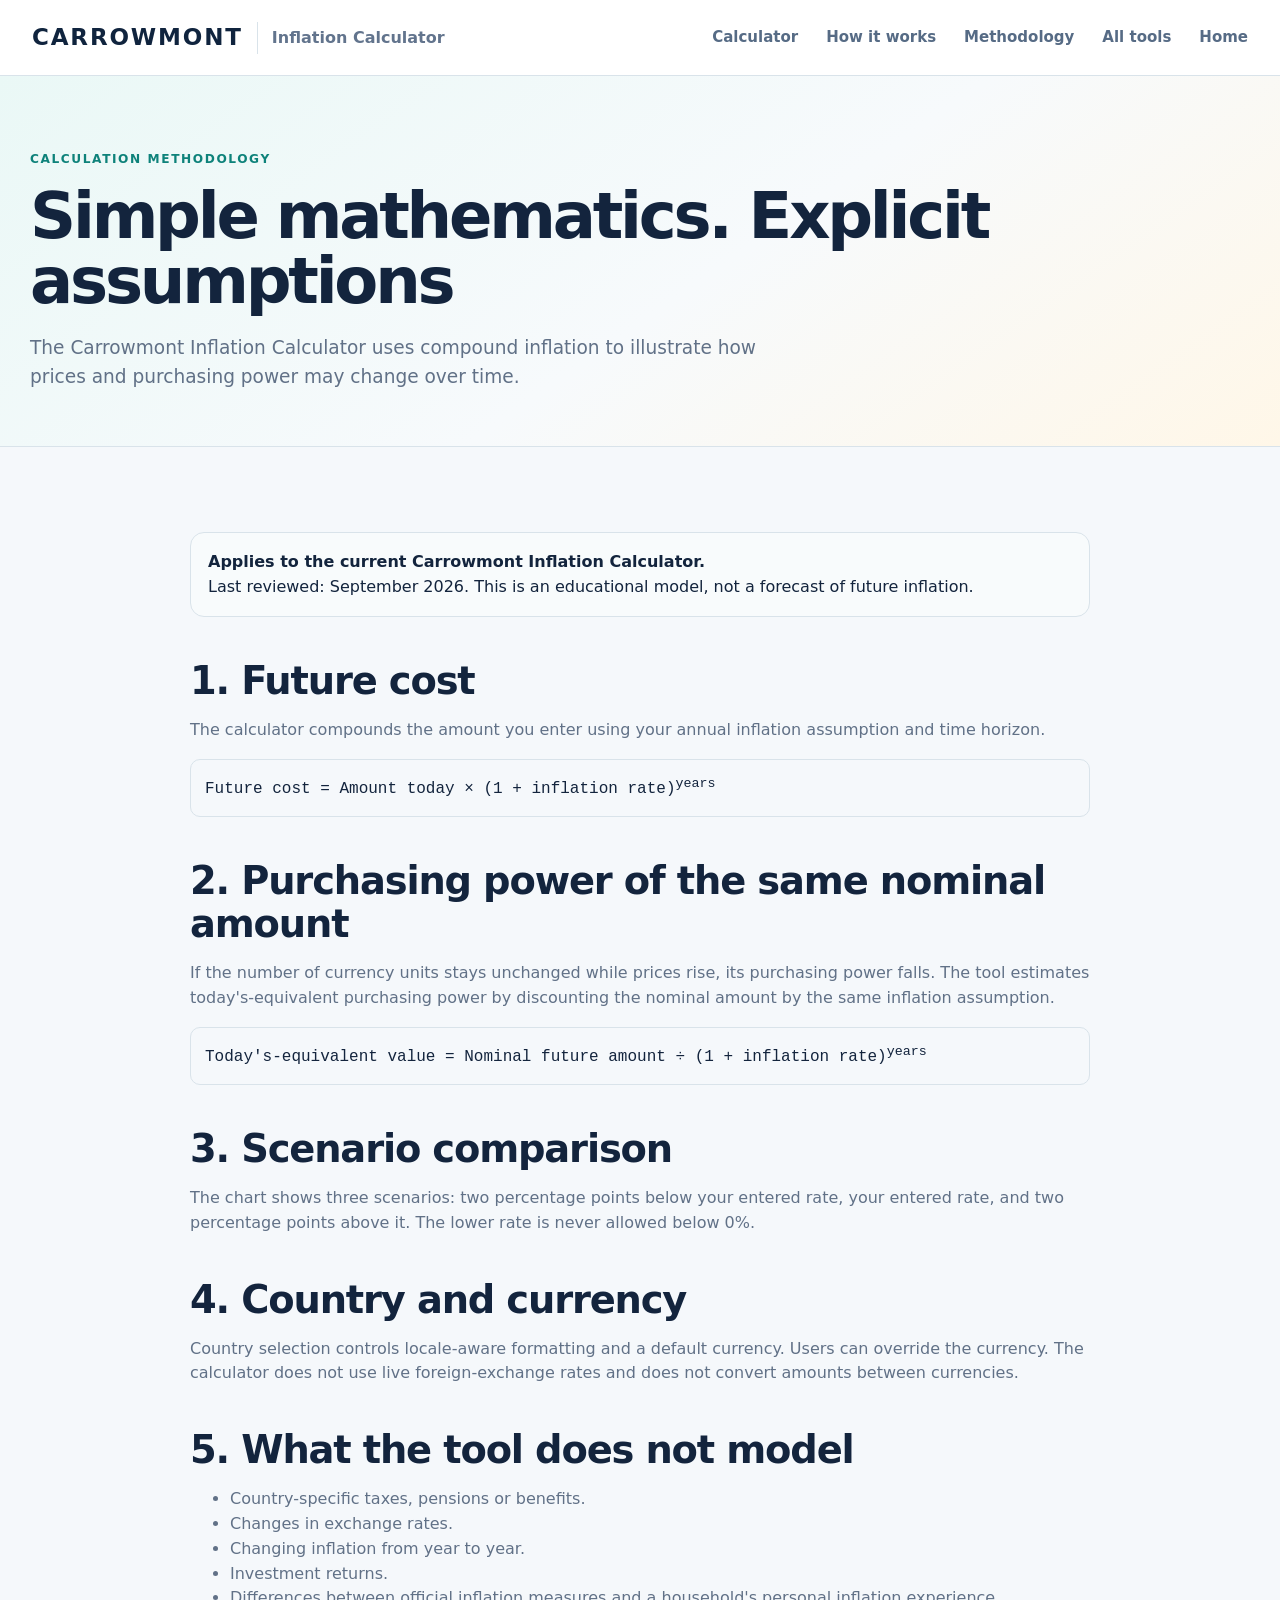
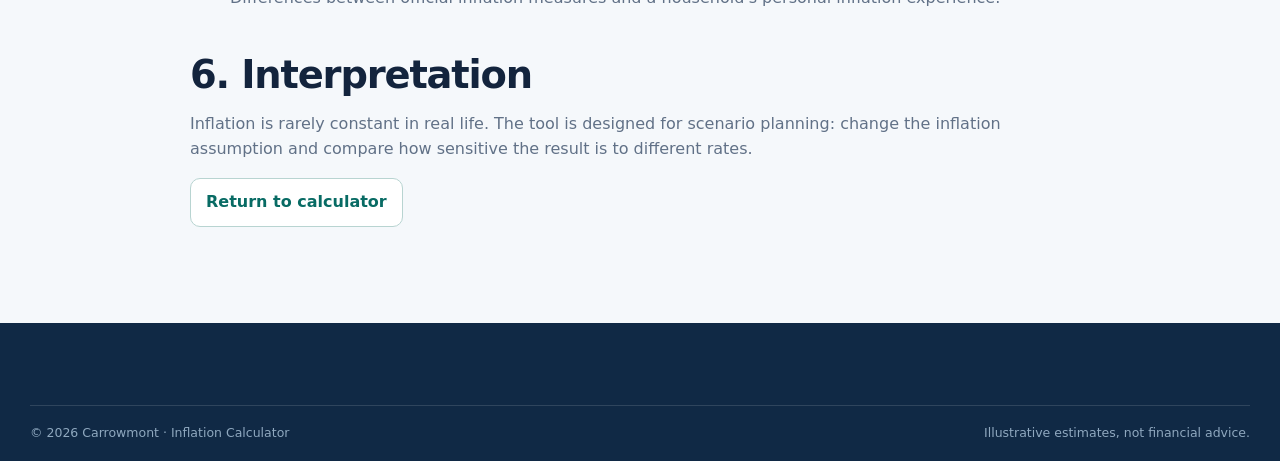
<file: methodology.html>
<!doctype html>
<html lang="en">
<head>
  <meta charset="utf-8" />
  <meta name="viewport" content="width=device-width, initial-scale=1" />
  <title>Inflation Calculator Methodology | Carrowmont</title>
  <meta name="description" content="Understand the calculation methodology used by the Carrowmont Inflation Calculator." />
  <link rel="canonical" href="https://carrowmont.com/inflation-calculator/methodology.html" />
  <link rel="stylesheet" href="styles.css?v=20260926.1" />
  <style>
    .methodology-hero{padding:70px 0 54px;background:linear-gradient(145deg,#eaf8f6,#f7fafc 55%,#fff7e8);border-bottom:1px solid var(--line)}
    .methodology-main{padding:60px 0 80px}.methodology-copy{max-width:900px}.methodology-copy h2{margin-top:42px}.methodology-copy h3{margin-top:26px}.methodology-copy p,.methodology-copy li{color:var(--muted)}.methodology-note{margin:25px 0;padding:17px;border:1px solid var(--line);border-radius:14px;background:#f8fbfc}.formula{font-family:ui-monospace,SFMono-Regular,Menlo,monospace;background:#f5f8fb;padding:14px;border-radius:10px;border:1px solid var(--line);overflow-x:auto}
  </style>
</head>
<body>
<header class="site-header"><div class="container header-inner"><div class="brand-cluster"><a class="brand" href="/"><span class="brand-wordmark">CARROWMONT</span></a><span class="brand-divider"></span><a class="product-label" href="index.html">Inflation Calculator</a></div><nav class="top-nav"><a href="index.html#calculator">Calculator</a><a href="index.html#how-it-works">How it works</a><a href="methodology.html">Methodology</a><a href="/#tools">All tools</a><a href="/">Home</a></nav></div></header>
<main>
<section class="methodology-hero"><div class="container"><span class="eyebrow">Calculation methodology</span><h1>Simple mathematics. Explicit assumptions</h1><p class="hero-copy">The Carrowmont Inflation Calculator uses compound inflation to illustrate how prices and purchasing power may change over time.</p></div></section>
<section class="methodology-main"><div class="container methodology-copy">
  <div class="methodology-note"><strong>Applies to the current Carrowmont Inflation Calculator.</strong><br />Last reviewed: September 2026. This is an educational model, not a forecast of future inflation.</div>
  <h2>1. Future cost</h2><p>The calculator compounds the amount you enter using your annual inflation assumption and time horizon.</p><div class="formula">Future cost = Amount today × (1 + inflation rate)<sup>years</sup></div>
  <h2>2. Purchasing power of the same nominal amount</h2><p>If the number of currency units stays unchanged while prices rise, its purchasing power falls. The tool estimates today's-equivalent purchasing power by discounting the nominal amount by the same inflation assumption.</p><div class="formula">Today's-equivalent value = Nominal future amount ÷ (1 + inflation rate)<sup>years</sup></div>
  <h2>3. Scenario comparison</h2><p>The chart shows three scenarios: two percentage points below your entered rate, your entered rate, and two percentage points above it. The lower rate is never allowed below 0%.</p>
  <h2>4. Country and currency</h2><p>Country selection controls locale-aware formatting and a default currency. Users can override the currency. The calculator does not use live foreign-exchange rates and does not convert amounts between currencies.</p>
  <h2>5. What the tool does not model</h2><ul><li>Country-specific taxes, pensions or benefits.</li><li>Changes in exchange rates.</li><li>Changing inflation from year to year.</li><li>Investment returns.</li><li>Differences between official inflation measures and a household's personal inflation experience.</li></ul>
  <h2>6. Interpretation</h2><p>Inflation is rarely constant in real life. The tool is designed for scenario planning: change the inflation assumption and compare how sensitive the result is to different rates.</p>
  <p><a class="secondary-button" href="index.html#calculator" style="display:inline-block;text-decoration:none">Return to calculator</a></p>
</div></section>
</main>
<footer class="site-footer"><div class="container footer-bottom" style="margin-top:0"><span>© <span data-current-year></span> Carrowmont · Inflation Calculator</span><span>Illustrative estimates, not financial advice.</span></div></footer>
<script src="site-config.js?v=1.0.2"></script><script src="site.js?v=1.0.2"></script>
</body></html>
</file>
<file: styles.css>
:root {
  --navy: #10243e;
  --navy-2: #173d5c;
  --ink: #13243d;
  --muted: #617187;
  --teal: #0e827a;
  --teal-dark: #086b64;
  --teal-light: #e7f7f4;
  --gold: #f0ca64;
  --bg: #f5f8fb;
  --surface: #ffffff;
  --line: #d9e3ea;
  --danger: #b93838;
  --success: #157a55;
  --warning: #9a6b00;
  --shadow: 0 18px 50px rgba(16, 36, 62, .09);
  --radius: 20px;
}
* { box-sizing: border-box; }
html { scroll-behavior: smooth; }
body { margin: 0; font-family: Inter, ui-sans-serif, system-ui, -apple-system, BlinkMacSystemFont, "Segoe UI", sans-serif; color: var(--ink); background: var(--bg); line-height: 1.55; }
button, input, select { font: inherit; }
a { color: inherit; }
.container { width: min(1220px, calc(100% - 32px)); margin: 0 auto; }
.hidden { display: none !important; }

.site-header { background: rgba(255,255,255,.97); border-bottom: 1px solid var(--line); position: sticky; top: 0; z-index: 50; backdrop-filter: blur(12px); }
.header-inner { min-height: 72px; display: flex; align-items: center; justify-content: space-between; gap: 20px; }
.brand-cluster { display: flex; align-items: center; gap: 14px; min-width: 0; }
.brand { text-decoration: none; }
.brand-wordmark { font-weight: 900; letter-spacing: .08em; font-size: 1.12rem; color: var(--ink); }
.brand-divider { width: 1px; height: 32px; background: var(--line); }
.product-label { text-decoration: none; color: var(--muted); font-weight: 800; white-space: nowrap; }
.header-actions { display: flex; align-items: center; gap: 18px; }
.top-nav { display: flex; align-items: center; gap: 22px; }
.top-nav a { text-decoration: none; color: var(--muted); font-weight: 750; font-size: .9rem; }
.top-nav a:hover { color: var(--teal); }

.locale-menu { position: relative; }
.locale-menu summary { list-style: none; cursor: pointer; border: 1px solid #c9d7df; background: #fff; border-radius: 999px; padding: 8px 12px; font-weight: 800; color: var(--ink); font-size: .83rem; }
.locale-menu summary::-webkit-details-marker { display: none; }
.locale-menu[open] summary { border-color: var(--teal); box-shadow: 0 0 0 3px rgba(14,130,122,.08); }
.locale-popover { position: absolute; right: 0; top: calc(100% + 10px); width: 320px; background: #fff; border: 1px solid var(--line); border-radius: 16px; box-shadow: var(--shadow); padding: 18px; z-index: 70; }
.locale-popover h3 { margin: 0 0 4px; font-size: 1rem; }
.locale-popover p { margin: 0 0 14px; color: var(--muted); font-size: .78rem; }
.locale-popover label { display: block; font-size: .76rem; font-weight: 800; color: var(--muted); margin-top: 10px; }
.locale-popover select { width: 100%; margin-top: 5px; min-height: 40px; border: 1px solid #cad6df; border-radius: 9px; padding: 7px 9px; color: var(--ink); background: #fff; }
.locale-note { margin-top: 13px; padding: 10px 11px; border-radius: 10px; background: #f7fafb; border: 1px solid var(--line); font-size: .73rem; color: var(--muted); }
.locale-done-button { width: 100%; margin-top: 12px; min-height: 42px; border: 0; border-radius: 10px; background: var(--teal); color: #fff; font: inherit; font-weight: 800; cursor: pointer; }
.locale-done-button:hover { filter: brightness(.96); }
.locale-done-button:focus-visible { outline: 3px solid rgba(14,130,122,.18); outline-offset: 2px; }
.mobile-nav { display: none; }

.tool-hero { padding: 68px 0 54px; background: linear-gradient(145deg, #eaf8f6 0%, #f6fafc 54%, #fff7e8 100%); border-bottom: 1px solid var(--line); }
.tool-breadcrumb { display: flex; gap: 10px; align-items: center; color: var(--muted); font-size: .84rem; margin-bottom: 14px; }
.tool-breadcrumb a { color: var(--teal-dark); text-decoration: none; font-weight: 850; }
.hero-grid { display: grid; grid-template-columns: 1.12fr .88fr; gap: 54px; align-items: center; }
.eyebrow, .section-kicker { display: inline-block; text-transform: uppercase; letter-spacing: .13em; font-size: .76rem; font-weight: 900; color: var(--teal); }
h1 { font-size: clamp(2.6rem, 5vw, 4.7rem); line-height: 1.02; letter-spacing: -.05em; margin: 13px 0 20px; }
h2 { font-size: clamp(1.8rem, 3vw, 2.5rem); line-height: 1.12; letter-spacing: -.03em; margin: 6px 0 0; }
h3 { margin: 0; font-size: 1.05rem; }
.hero-copy { font-size: 1.16rem; color: var(--muted); max-width: 760px; margin: 0; }
.hero-points { display: flex; gap: 10px; flex-wrap: wrap; margin-top: 25px; }
.hero-points span { border: 1px solid #c9dedb; background: rgba(255,255,255,.78); border-radius: 999px; padding: 8px 12px; font-size: .85rem; font-weight: 760; }
.hero-card { background: #fff; border: 1px solid var(--line); box-shadow: var(--shadow); border-radius: 22px; padding: 26px; }
.hero-card-label { color: var(--teal); font-weight: 900; font-size: .77rem; text-transform: uppercase; letter-spacing: .11em; }
.hero-example { display: grid; gap: 12px; margin-top: 18px; }
.hero-example-row { display: flex; justify-content: space-between; gap: 18px; align-items: baseline; padding: 11px 0; border-bottom: 1px solid #e7eef2; }
.hero-example-row:last-child { border-bottom: 0; }
.hero-example-row span { color: var(--muted); font-size: .84rem; }
.hero-example-row strong { font-size: 1.04rem; text-align: right; }
.hero-card small { color: var(--muted); display: block; margin-top: 12px; }

.calculator-section { padding: 34px 0 76px; }
.calculator-grid { display: grid; grid-template-columns: minmax(0, 1.05fr) minmax(380px, .95fr); gap: 26px; align-items: start; }
.panel { background: var(--surface); border: 1px solid var(--line); border-radius: var(--radius); box-shadow: 0 10px 30px rgba(16,36,62,.05); }
.input-panel { padding: 28px; }
.panel-heading { display: flex; justify-content: space-between; align-items: start; gap: 18px; }
.panel-heading p { margin: 7px 0 0; color: var(--muted); }
.section-rule { border-top: 1px solid var(--line); margin: 26px 0; }
.form-grid { display: grid; gap: 14px; }
.two-col { grid-template-columns: repeat(2, minmax(0,1fr)); }
.field-card { display: block; border: 1px solid var(--line); border-radius: 14px; padding: 15px; font-weight: 800; font-size: .9rem; background: #fff; }
.field-card small { display: block; margin-top: 7px; color: var(--muted); font-size: .76rem; font-weight: 500; line-height: 1.45; }
.number-wrap { margin-top: 9px; min-height: 45px; display: flex; align-items: center; background: #fff; border: 1px solid #cbd7e0; border-radius: 10px; overflow: hidden; }
.number-wrap:focus-within { border-color: var(--teal); outline: 3px solid rgba(14,130,122,.11); }
.number-wrap input, .number-wrap select { min-width: 0; width: 100%; border: 0; outline: 0; background: transparent; color: var(--ink); font-weight: 850; padding: 10px 11px; }
.number-wrap > span { color: var(--muted); padding: 0 10px; font-weight: 800; white-space: nowrap; }
.number-wrap.money > span:first-child { padding-right: 1px; }
.input-note { margin: 17px 0 0; padding: 12px 14px; border: 1px solid #d2e3e6; border-radius: 11px; background: #f7fbfb; color: var(--muted); font-size: .79rem; }
.input-note strong { color: var(--teal-dark); }
.action-row { display: flex; gap: 10px; flex-wrap: wrap; margin-top: 20px; }
.primary-button, .secondary-button { border-radius: 10px; padding: 11px 15px; font-weight: 850; cursor: pointer; }
.primary-button { border: 1px solid var(--teal); background: var(--teal); color: #fff; }
.primary-button:hover { background: var(--teal-dark); }
.secondary-button { border: 1px solid #b8d4d1; background: #fff; color: var(--teal-dark); }
.secondary-button:hover { background: var(--teal-light); }

.result-panel { overflow: hidden; }
.result-hero { padding: 28px; background: var(--navy); color: #fff; }
.result-hero .section-kicker { color: #9de0d9; }
.result-label { color: #c9d3df; margin-top: 13px; font-size: .9rem; }
.result-main { font-size: clamp(2.5rem, 5vw, 4.35rem); font-weight: 900; letter-spacing: -.05em; line-height: 1; margin: 7px 0 11px; }
.result-sub { color: #c9d3df; margin: 0; }
.result-body { padding: 22px 28px 26px; }
.result-row { display: flex; justify-content: space-between; gap: 20px; padding: 13px 0; border-bottom: 1px solid var(--line); }
.result-row span { color: var(--muted); }
.result-row strong { text-align: right; }
.result-row:last-of-type { border-bottom: 0; }
.result-callout { margin-top: 16px; padding: 15px; border-radius: 12px; background: var(--teal-light); border: 1px solid #c5e2de; }
.result-callout strong { color: var(--teal-dark); font-size: 1.12rem; }
.result-callout p { margin: 4px 0 0; color: var(--muted); font-size: .82rem; }

.analysis-section { padding: 0 0 78px; }
.section-heading { display: flex; justify-content: space-between; gap: 20px; align-items: end; margin-bottom: 18px; }
.section-heading > p { color: var(--muted); margin: 0; max-width: 520px; text-align: right; }
.glance-grid { display: grid; grid-template-columns: repeat(4, minmax(0,1fr)); gap: 14px; margin-bottom: 22px; }
.glance-card { background: #fff; border: 1px solid var(--line); border-radius: 15px; padding: 17px; }
.glance-card span { color: var(--muted); font-size: .78rem; min-height: 2.4em; display: block; }
.glance-card strong { display: block; font-size: 1.35rem; margin-top: 6px; letter-spacing: -.025em; }
.glance-card small { color: var(--muted); display: block; margin-top: 3px; }

.chart-card { background: #fff; border: 1px solid var(--line); border-radius: var(--radius); padding: 26px; margin-bottom: 22px; }
.chart-head { display: flex; justify-content: space-between; align-items: start; gap: 20px; margin-bottom: 14px; }
.chart-head p { color: var(--muted); margin: 0; text-align: right; max-width: 460px; font-size: .85rem; }
.chart-wrap { position: relative; min-height: 330px; }
.chart-svg { width: 100%; height: 330px; display: block; overflow: visible; }
.chart-gridline { stroke: #e1e8ed; stroke-width: 1; }
.chart-axis-label { fill: #64748a; font-size: 11px; }
.chart-line-low { fill: none; stroke: #91a3b5; stroke-width: 2.3; }
.chart-line-base { fill: none; stroke: var(--teal); stroke-width: 3.1; }
.chart-line-high { fill: none; stroke: var(--navy-2); stroke-width: 2.5; }
.chart-guide { stroke: #a8b6c1; stroke-width: 1; stroke-dasharray: 3 3; }
.chart-point { stroke: #fff; stroke-width: 2; }
.chart-tooltip { position: absolute; pointer-events: none; background: var(--navy); color: #fff; border-radius: 12px; padding: 11px 13px; box-shadow: 0 14px 30px rgba(16,36,62,.22); min-width: 210px; font-size: .78rem; z-index: 3; transform: translate(-50%, calc(-100% - 12px)); }
.chart-tooltip strong { display: block; font-size: .9rem; margin-bottom: 5px; }
.chart-tooltip div { margin: 3px 0; }
.legend { display: flex; gap: 22px; flex-wrap: wrap; margin: 4px 0 12px; color: var(--muted); font-size: .78rem; }
.legend span::before { content: ""; display: inline-block; width: 24px; height: 3px; margin-right: 7px; vertical-align: middle; background: currentColor; }
.legend .low { color: #91a3b5; }
.legend .base { color: var(--teal); }
.legend .high { color: var(--navy-2); }

.scenario-grid { display: grid; grid-template-columns: repeat(3, minmax(0,1fr)); gap: 14px; margin-bottom: 22px; }
.scenario-card { background: #fff; border: 1px solid var(--line); border-radius: 15px; padding: 18px; }
.scenario-card.base { border-color: #83c8c1; box-shadow: 0 0 0 2px rgba(14,130,122,.06); }
.scenario-card .scenario-rate { color: var(--teal-dark); font-weight: 900; }
.scenario-card strong { display: block; font-size: 1.55rem; margin-top: 8px; }
.scenario-card p { margin: 4px 0 0; color: var(--muted); font-size: .8rem; }

.table-card { background: #fff; border: 1px solid var(--line); border-radius: var(--radius); padding: 24px; margin-bottom: 22px; overflow: hidden; }
.table-scroll { overflow-x: auto; }
table { width: 100%; border-collapse: collapse; min-width: 650px; }
th { text-align: left; color: var(--muted); font-size: .73rem; text-transform: uppercase; letter-spacing: .05em; padding: 10px 9px; border-bottom: 1px solid var(--line); }
td { padding: 11px 9px; border-bottom: 1px solid #e8eef2; }
tr:last-child td { border-bottom: 0; }
td strong { color: var(--ink); }

.explain-section { padding: 72px 0; background: #fff; border-top: 1px solid var(--line); }
.explain-grid { display: grid; grid-template-columns: repeat(3, minmax(0,1fr)); gap: 18px; margin-top: 24px; }
.explain-card { border: 1px solid var(--line); border-radius: 16px; padding: 20px; }
.explain-card p { color: var(--muted); margin: 8px 0 0; }

.site-footer { background: var(--navy); color: #d8e1ea; padding: 50px 0 18px; }
.footer-grid { display: grid; grid-template-columns: 1.65fr 1fr 1fr 1fr; gap: 34px; }
.footer-grid > div:not(:first-child) { display: flex; flex-direction: column; gap: 10px; }
.footer-grid strong { color: #fff; }
.footer-grid a { color: #cbd5df; text-decoration: none; }
.footer-grid a:hover { color: #fff; }
.footer-brand-block p { max-width: 470px; color: #c1ceda; }
.footer-brand .brand-wordmark { color: #fff; }
.footer-product-name { display: block; margin-top: 12px; }
.footer-small { color: #91a4b7; font-size: .8rem; }
.footer-bottom { display: flex; justify-content: space-between; gap: 20px; padding-top: 20px; margin-top: 34px; border-top: 1px solid rgba(255,255,255,.12); color: #8fa3b7; font-size: .8rem; }

.print-report { display: none; }

@media (max-width: 1000px) {
  .top-nav { display: none; }
  .mobile-nav { display: block; position: relative; }
  .mobile-nav summary { cursor: pointer; font-weight: 800; color: var(--muted); }
  .mobile-nav-links { position: absolute; right: 0; top: 34px; width: 230px; padding: 12px; background: #fff; border: 1px solid var(--line); border-radius: 13px; box-shadow: var(--shadow); display: grid; gap: 8px; }
  .mobile-nav-links a { text-decoration: none; color: var(--muted); font-weight: 700; padding: 6px; }
  .header-actions { gap: 10px; }
  .hero-grid, .calculator-grid { grid-template-columns: 1fr; }
  .glance-grid { grid-template-columns: repeat(2, minmax(0,1fr)); }
  .footer-grid { grid-template-columns: 1.4fr 1fr 1fr; }
  .footer-grid > div:last-child { grid-column: 2 / 4; }
}

@media (max-width: 700px) {
  .container { width: min(100% - 22px, 1220px); }
  .header-inner { min-height: 64px; }
  .brand-divider, .product-label { display: none; }
  .brand-wordmark { font-size: 1rem; }
  .locale-menu summary { padding: 7px 9px; font-size: .76rem; }
  .locale-popover { width: min(300px, calc(100vw - 22px)); }
  .tool-hero { padding: 52px 0 42px; }
  h1 { font-size: 2.65rem; }
  .two-col, .scenario-grid, .explain-grid, .glance-grid { grid-template-columns: 1fr; }
  .input-panel { padding: 20px; }
  .result-hero, .result-body { padding-left: 20px; padding-right: 20px; }
  .section-heading, .chart-head { display: block; }
  .section-heading > p, .chart-head p { text-align: left; margin-top: 8px; }
  .chart-card { padding: 18px 12px; }
  .chart-wrap, .chart-svg { min-height: 300px; height: 300px; }
  .footer-grid { grid-template-columns: 1fr; }
  .footer-grid > div:last-child { grid-column: auto; }
  .footer-bottom { display: block; }
  .footer-bottom span { display: block; margin-top: 7px; }
}

@media print {
  @page { size: A4; margin: 14mm; }
  body { background: #fff; color: #111827; }
  .site-header, main, .site-footer { display: none !important; }
  .print-report { display: block !important; font-family: Arial, Helvetica, sans-serif; color: #17202a; }
  .print-report h1 { font-size: 28px; margin: 0 0 8px; letter-spacing: -.02em; }
  .print-report h2 { font-size: 18px; margin: 24px 0 8px; }
  .print-report .report-brand { font-size: 13px; font-weight: 800; letter-spacing: .1em; }
  .print-report .report-meta { color: #5c6670; font-size: 11px; }
  .print-report .report-hero { margin-top: 18px; padding: 18px; border: 1px solid #cfd8df; border-radius: 10px; }
  .print-report .report-hero strong { display: block; font-size: 28px; margin-top: 4px; }
  .print-report table { min-width: 0; font-size: 11px; }
  .print-report th, .print-report td { padding: 7px 5px; }
  .print-report .report-note { margin-top: 18px; padding: 11px; border-left: 3px solid #17202a; background: #f5f7f8; font-size: 10px; }
  .print-report .page-break { break-before: page; }
}

/* Standardized Carrowmont tool controls */
.locale-menu summary{appearance:none;-webkit-appearance:none;min-width:170px;display:flex;align-items:center;justify-content:center;gap:9px;line-height:1;padding:12px 18px}
.locale-menu summary::marker{content:""}
.locale-globe{width:18px;height:18px;display:inline-flex;align-items:center;justify-content:center;flex:0 0 18px;line-height:0}
.locale-globe svg{width:18px;height:18px;display:block;fill:none;stroke:currentColor;stroke-width:1.8;stroke-linecap:round;stroke-linejoin:round}
.locale-chevron{width:14px;height:14px;display:inline-flex;align-items:center;justify-content:center;flex:0 0 14px}
.locale-chevron svg{width:14px;height:14px;display:block;fill:none;stroke:currentColor;stroke-width:2.1;stroke-linecap:round;stroke-linejoin:round}
.text-button{border:0;background:transparent;color:var(--teal-dark);font-weight:850;cursor:pointer;padding:6px 0;white-space:nowrap}
.text-button:hover{text-decoration:underline}

/* Standard report-download feedback used across all Carrowmont tools. */
.report-download-status{
  min-height:1.35em;margin:9px 0 0;text-align:center;
  color:var(--teal-dark,#08756d);font-size:.82rem;font-weight:750;line-height:1.4;
}
.report-download-status:empty{margin-top:0;min-height:0;}


/* Part 3B: SIP-aligned tool header. */
.site-header .container{width:min(1480px,calc(100% - 64px));margin:auto}
.site-header{height:76px}
.site-header .header-inner{min-height:76px;gap:24px}
.site-header .brand-cluster{gap:14px}
.site-header .brand-wordmark{font-size:23px;letter-spacing:.08em;color:var(--navy)}
.site-header .brand-divider{height:32px}
.site-header .product-label{font-size:16px;font-weight:700;color:#62748d}
.site-header .header-actions{gap:20px}
.site-header .top-nav{gap:28px}
.site-header .top-nav a{font-size:15px;font-weight:700;color:#566b85}
@media(max-width:720px){.site-header .container{width:min(100% - 28px,1480px)}.site-header{height:auto}.site-header .header-inner{min-height:0;padding:12px 0;align-items:flex-start}.site-header .brand-divider,.site-header .product-label{display:none}.site-header .brand-wordmark{font-size:20px}}


/* ===== Carrowmont shared footer standard - 2026-09-27 ===== */
.site-footer{background:#102945!important;color:#dce7f0!important;padding:48px 0 20px!important}
.site-footer .footer-grid{display:grid!important;grid-template-columns:1.65fr repeat(3,minmax(0,1fr))!important;gap:38px!important;align-items:start!important}
.site-footer .footer-brand-block{display:block!important}
.site-footer .footer-wordmark{display:block!important;color:#fff!important;text-decoration:none!important;font-size:18px!important;line-height:1.2!important;font-weight:900!important;letter-spacing:.09em!important}
.site-footer .footer-product-name{display:block!important;margin-top:10px!important;color:#fff!important;font-size:15px!important;line-height:1.35!important;font-weight:850!important}
.site-footer .footer-brand-block p{max-width:470px!important;margin:10px 0 0!important;color:#b7cadb!important;font-size:14px!important;line-height:1.55!important;font-weight:400!important;letter-spacing:0!important}
.site-footer .footer-small{display:block!important;margin-top:11px!important;color:#8fa8bf!important;font-size:12px!important;line-height:1.4!important}
.site-footer .footer-col{display:flex!important;flex-direction:column!important;align-content:start!important;gap:9px!important}
.site-footer .footer-col strong{margin:0 0 2px!important;color:#fff!important;font-size:14px!important;line-height:1.35!important;font-weight:850!important}
.site-footer .footer-col a{color:#c7d5e3!important;text-decoration:none!important;font-size:13.5px!important;line-height:1.35!important}
.site-footer .footer-col a:hover,.site-footer .footer-wordmark:hover{color:#fff!important}
.site-footer .footer-bottom{border-top:1px solid rgba(255,255,255,.13)!important;margin-top:34px!important;padding-top:18px!important;display:flex!important;justify-content:space-between!important;gap:20px!important;color:#8fa8bf!important;font-size:12.5px!important;line-height:1.4!important}
@media(max-width:980px){.site-footer .footer-grid{grid-template-columns:repeat(2,minmax(0,1fr))!important}.site-footer .footer-brand-block{grid-column:1/-1!important}}
@media(max-width:700px){.site-footer{padding-top:38px!important}.site-footer .footer-grid{grid-template-columns:1fr!important;gap:26px!important}.site-footer .footer-brand-block{grid-column:auto!important}.site-footer .footer-bottom{flex-direction:column!important;gap:6px!important}}

/* Carrowmont shared locale pill geometry lock - 2026-10-02 */
.site-header #localeSummary{box-sizing:border-box!important;height:44px!important;min-height:44px!important;max-height:44px!important}
@media(max-width:720px){.site-header #localeSummary{height:38px!important;min-height:38px!important;max-height:38px!important}}

/* CORE6 Tool <-> Learn Integration V1 - 2026-10-11 */
.cm-learn-bridge-section{padding:20px 0 4px;background:#f7fbfb}
.cm-learn-bridge-card{display:flex;align-items:center;justify-content:space-between;gap:28px;padding:22px 24px;border:1px solid #c9dfdf;border-radius:18px;background:#fff;box-shadow:0 8px 22px rgba(16,41,69,.045)}
.cm-learn-bridge-card h2{margin:3px 0 8px;color:#102945;font-size:clamp(22px,2.2vw,30px);line-height:1.16;letter-spacing:-.35px}
.cm-learn-bridge-card p{max-width:760px;margin:0;color:#4e667d;line-height:1.55}
.cm-learn-eyebrow{display:block;color:#08756d;font-size:12px;font-weight:900;letter-spacing:.1em;text-transform:uppercase}
.cm-learn-bridge-actions{display:flex;flex-direction:column;align-items:stretch;gap:9px;min-width:245px}
.cm-learn-bridge-primary{display:inline-flex;align-items:center;justify-content:center;min-height:44px;padding:11px 16px;border-radius:12px;background:#0e8b80;color:#fff;font-weight:900;text-align:center;text-decoration:none}
.cm-learn-bridge-primary:hover{background:#08756d}
.cm-learn-browse-link{display:inline-flex;align-items:center;justify-content:center;min-height:40px;padding:8px 6px;color:#08756d;font-weight:800;text-align:center;text-decoration:none}
.cm-learn-browse-link:hover{text-decoration:underline}
.cm-result-learn-card{margin-top:18px;padding:16px 17px;border:1px solid #c8dfdd;border-radius:14px;background:linear-gradient(180deg,#f7fbfb,#fff)}
.cm-result-learn-card>strong{display:block;margin:4px 0 6px;color:#102945;font-size:17px;line-height:1.3}
.cm-result-learn-card>p{margin:0;color:#516b81;font-size:13.5px;line-height:1.5}
.cm-result-guide-list{display:grid;gap:7px;margin-top:11px}
.cm-result-guide-list a{display:block;color:#08756d;font-size:13.5px;font-weight:850;line-height:1.35;text-decoration:none}
.cm-result-guide-list a:hover{text-decoration:underline}
@media(max-width:800px){.cm-learn-bridge-section{padding-top:16px}.cm-learn-bridge-card{display:block;padding:18px}.cm-learn-bridge-actions{min-width:0;margin-top:16px}.cm-learn-bridge-primary{width:100%}.cm-result-learn-card{padding:15px}}

/* CORE6 Tool <-> Learn Integration V1 FIX2 - narrow-screen intrinsic-width hardening */
@media(max-width:720px){
  .cm-learn-bridge-section,.cm-learn-bridge-section .container,.cm-learn-bridge-section .shell,
  .cm-learn-bridge-card,.cm-learn-bridge-card>*,.cm-learn-bridge-actions,
  .cm-result-learn-card,.cm-result-learn-card>*,.cm-result-guide-list,.cm-result-guide-list a{
    min-width:0!important;max-width:100%!important
  }
  .cm-learn-bridge-card h2,.cm-learn-bridge-card p,.cm-learn-eyebrow,
  .cm-learn-bridge-primary,.cm-learn-browse-link,.cm-result-learn-card>strong,
  .cm-result-learn-card>p,.cm-result-guide-list a{
    overflow-wrap:anywhere;word-break:normal;white-space:normal
  }
  .cm-learn-bridge-actions{width:100%}
}

@media(max-width:720px){
  .calculator-grid,.calculator-grid>*,.result-panel,.result-panel>*,.result-body,.result-body>*,
  .result-row,.result-row>*,.result-callout,.result-callout>*{min-width:0;max-width:100%}
  .result-row span,.result-row strong,.result-callout strong,.result-callout p{overflow-wrap:anywhere;word-break:normal}
}

/* CORE6 Tool <-> Learn Integration V1 FIX3 - mobile header containment */
@media(max-width:720px){
  .site-header .header-inner{gap:8px!important;min-width:0!important}
  .site-header .brand-cluster{min-width:0!important;flex:0 1 auto!important}
  .site-header .brand,.site-header .brand-wordmark{white-space:nowrap!important}
  .site-header .header-actions{min-width:0!important;flex:0 1 auto!important;gap:8px!important}
  .site-header .locale-menu{min-width:0!important;max-width:164px!important}
  .site-header .locale-menu summary,.site-header #localeSummary{
    box-sizing:border-box!important;min-width:0!important;max-width:164px!important;
    width:auto!important;padding-left:8px!important;padding-right:8px!important
  }
  .site-header #localeCurrent{
    min-width:0!important;max-width:112px!important;overflow:hidden!important;
    text-overflow:ellipsis!important;white-space:nowrap!important;display:block!important
  }
}
</file>
